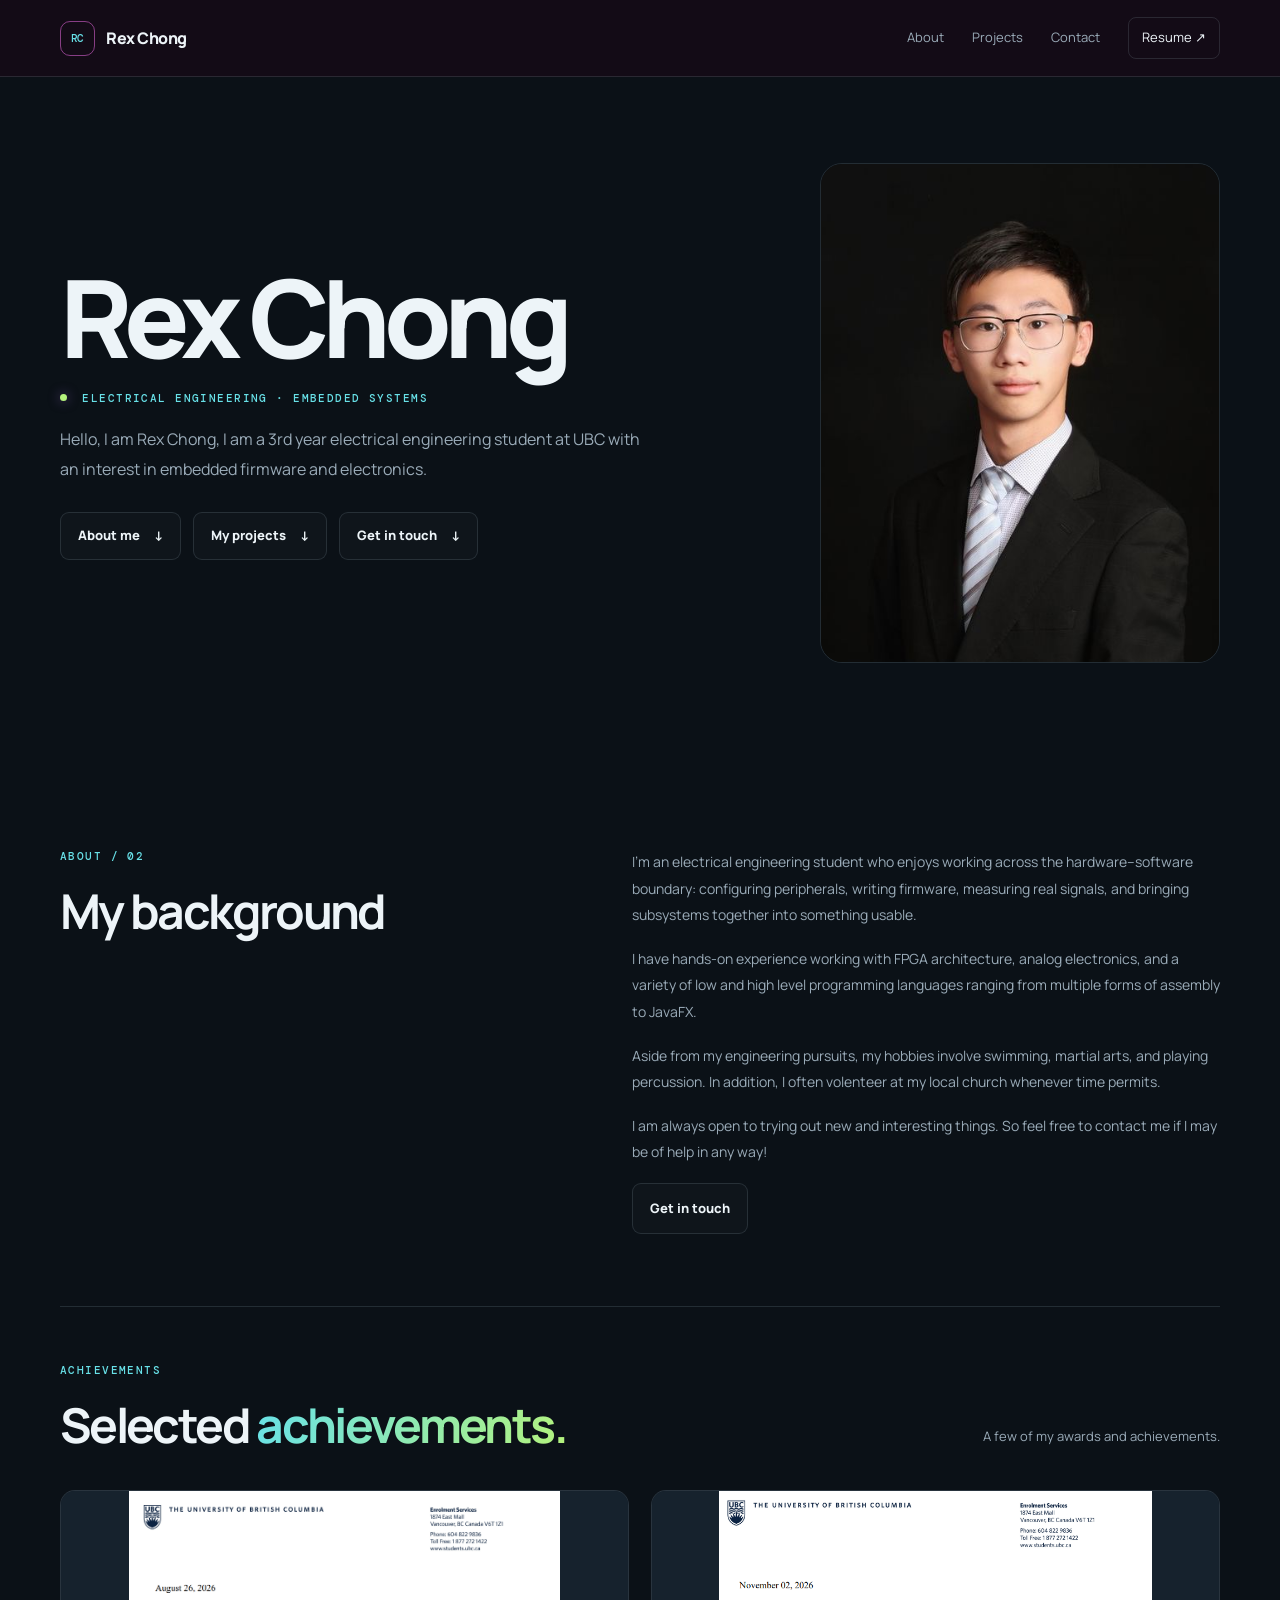
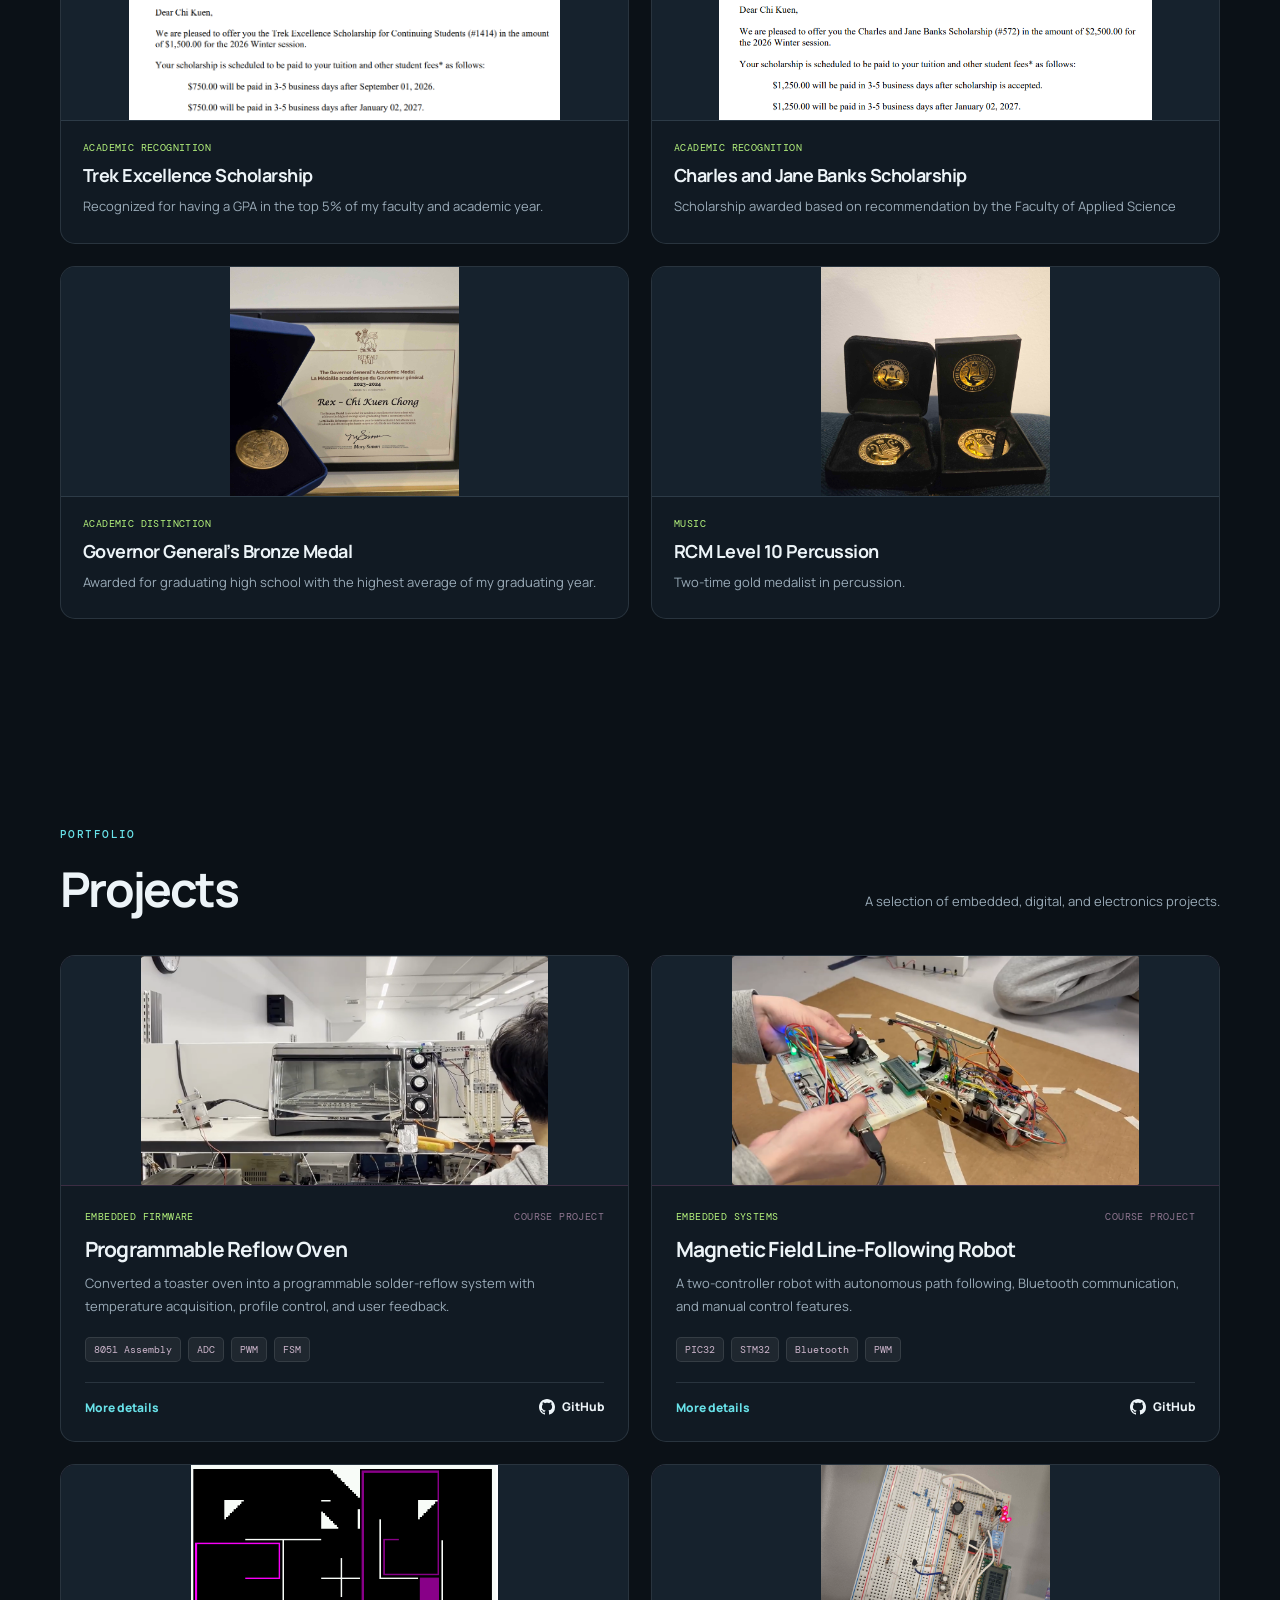
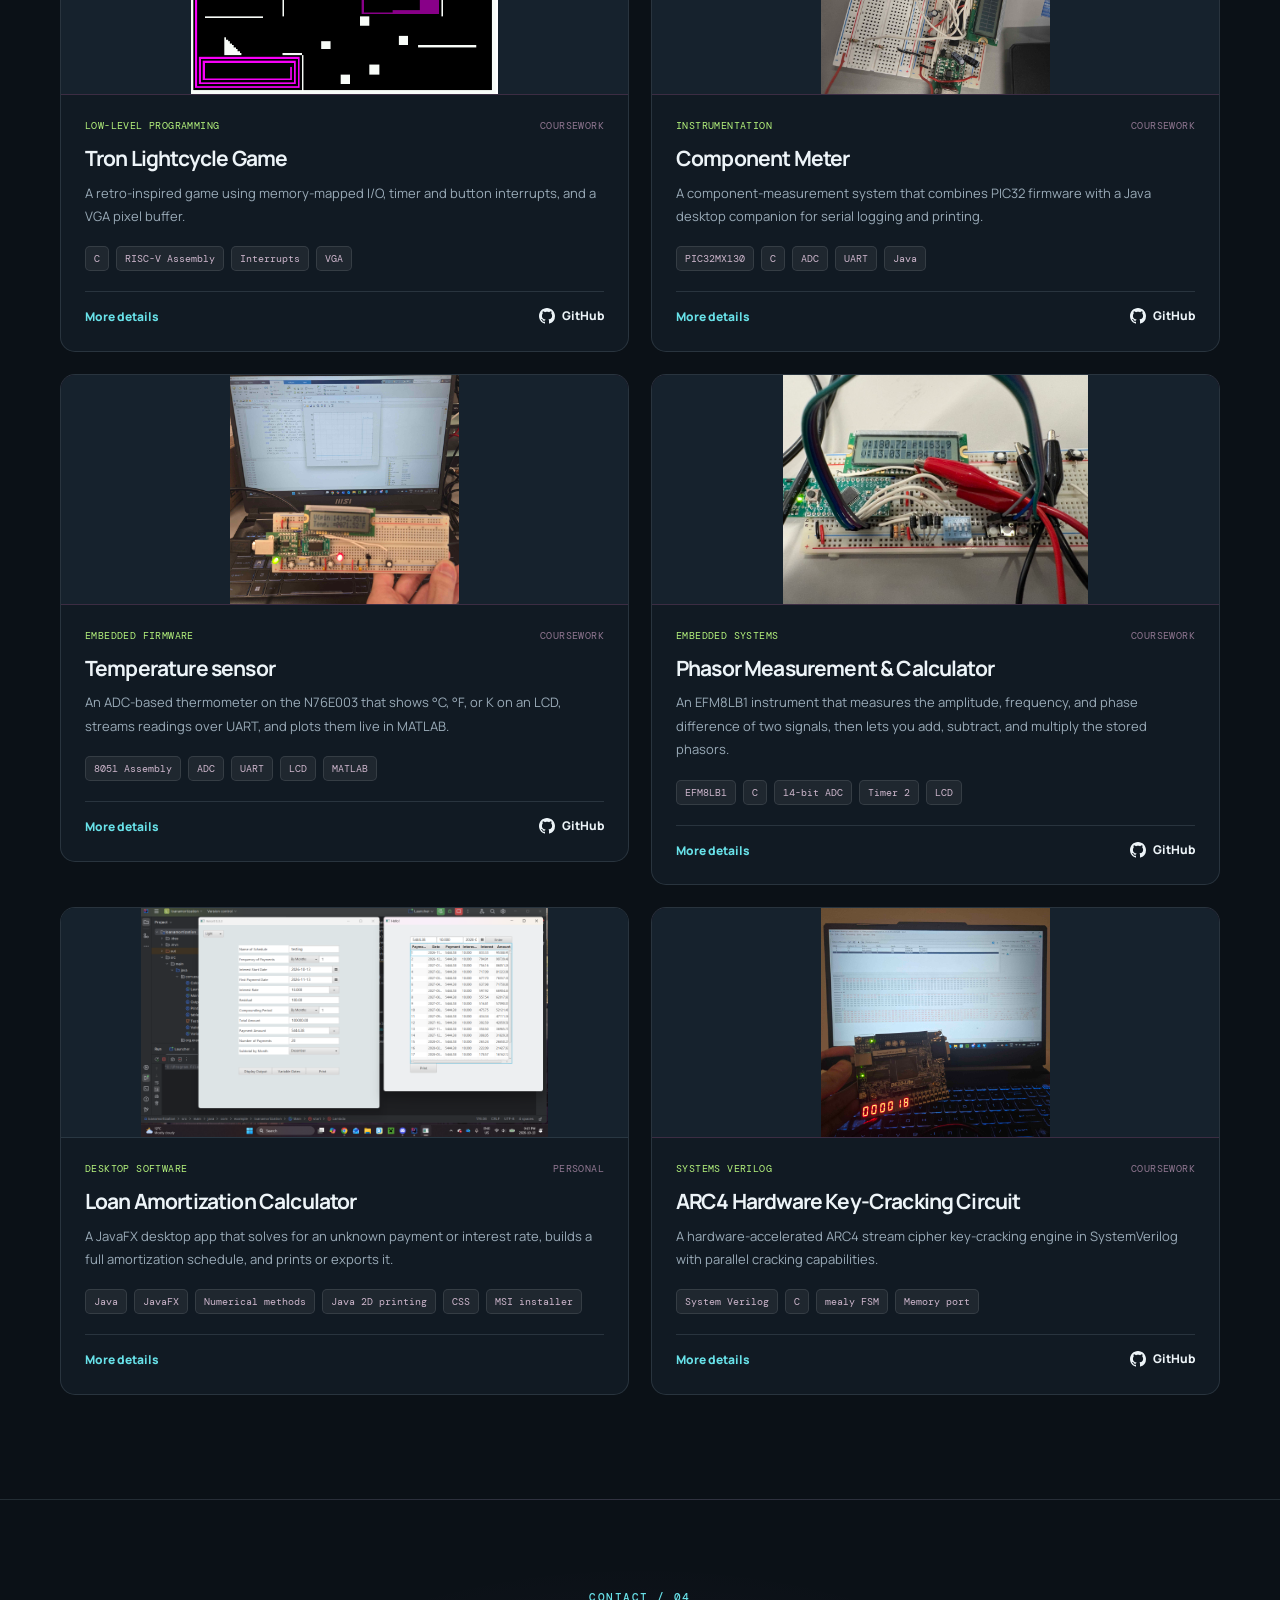
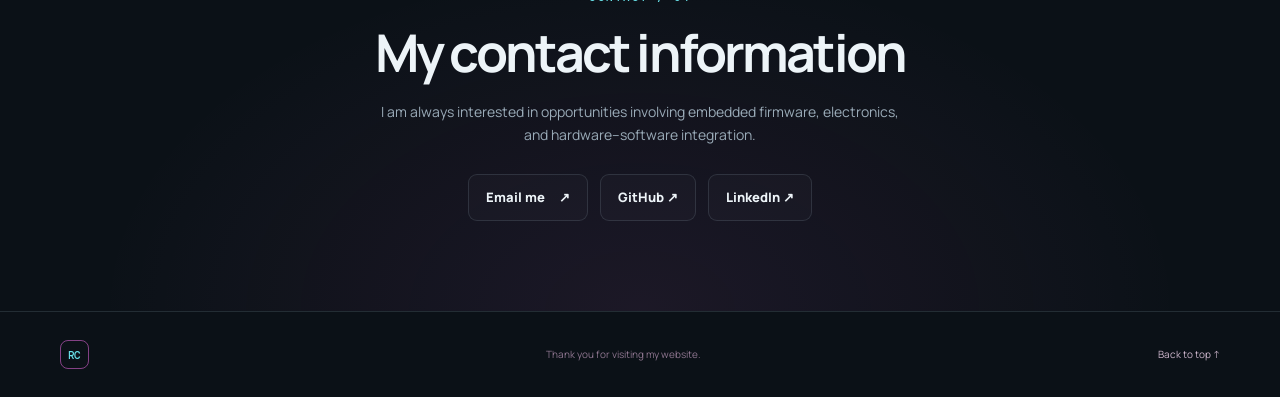
<file: index.html>
<!DOCTYPE html>
<html lang="en">
<head>
  <meta charset="UTF-8">
  <meta name="viewport" content="width=device-width, initial-scale=1">
  <meta name="description" content="Electrical engineering portfolio featuring embedded systems, firmware, electronics, and hardware-software integration projects.">
  <title>Rex Chong | Electrical Engineering Portfolio</title>
  <link rel="stylesheet" href="style.css">
</head>
<body data-theme="ocean">
  <a class="skip-link" href="#main">Skip to content</a>

  <header class="site-header">
    <nav class="nav container" aria-label="Main navigation">
      <a class="brand" href="#home" aria-label="Rex Chong home"><span class="brand-mark">RC</span><span>Rex Chong</span></a>
      <button class="menu-toggle" aria-expanded="false" aria-controls="nav-links">Menu</button>
      <div class="nav-links" id="nav-links">
        <a href="#about">About</a>
        <a href="#projects">Projects</a>
        <a href="#contact">Contact</a>
        <a class="nav-resume" href="assets/Chong_Resume.pdf">Resume <span aria-hidden="true">↗</span></a>
      </div>
    </nav>
  </header>

  <main id="main">
    <section class="hero section container" id="home">
      <div class="hero-copy">
        <p class="hero-name">Rex Chong</p>
        <p class="eyebrow"><span class="status-dot"></span> Electrical Engineering · Embedded Systems</p>
        <p class="hero-intro">Hello, I am Rex Chong, I am a 3rd year electrical engineering student at UBC with an interest in embedded firmware and electronics. </p>
        <div class="hero-actions">
          <a class="button button-secondary" href="#about">About me <span aria-hidden="true">↓</span></a>
          <a class="button button-secondary" href="#projects">My projects <span aria-hidden="true">↓</span></a>
          <a class="button button-secondary" href="#contact">Get in touch <span aria-hidden="true">↓</span></a>
        </div>
      </div>
      
      <div class="case-media">
          <img
            src="assets/rex.jpg"
            alt="picture of self"
          >
      </div>
    </section>

        <section class="section about-section" id="about">
      <div class="container about-grid">
        <div>
          <p class="eyebrow">About / 02</p>
          <h2>My background </h2>
        </div>
        <div class="about-copy">
          <p>I’m an electrical engineering student who enjoys working across the hardware–software boundary: configuring peripherals, writing firmware, measuring real signals, and bringing subsystems together into something usable.</p>
          <p>I have hands-on experience working with FPGA architecture, analog electronics, and a variety of low and high level programming languages ranging from multiple forms of assembly to JavaFX. </p>
          <p>Aside from my engineering pursuits, my hobbies involve swimming, martial arts, and playing percussion. In addition, I often volenteer at my local church whenever time permits.</p>
          <p>I am always open to trying out new and interesting things. So feel free to contact me if I may be of help in any way! </p>
 
          <a class="button button-secondary" href="#contact">Get in touch</a>
        </div>
      </div>
 
      <!-- Achievements: part of the About section -->
      <div class="container achievements">
        <div class="section-heading">
          <div>
            <p class="eyebrow">Achievements</p>
            <h2>Selected <span class="text-gradient">achievements.</span></h2>
          </div>
          <p class="section-intro">A few of my awards and achievements.</p>
        </div>
        <div class="achievement-grid">
          
          <article class="achievement-card">
              <img class="achievement-image" src="assets/achievements/trek.png" alt="Trek Excellence Scholarship recognition"> 
            <div class="achievement-copy">
              <p class="achievement-type">Academic recognition</p>
              <h3>Trek Excellence Scholarship</h3>
              <p>Recognized for having a GPA in the top 5% of my faculty and academic year.</p>
            </div>
          </article>

          <article class="achievement-card">
              <img class="achievement-image" src="assets/achievements/banks.png" alt="RCM Level 10 percussion achievement"> 
            <div class="achievement-copy">
              <p class="achievement-type">Academic recognition</p>
              <h3>Charles and Jane Banks Scholarship</h3>
              <p>Scholarship awarded based on recommendation by the Faculty of Applied Science</p>
            </div>
          </article>
 
          <article class="achievement-card">
              <img class="achievement-image" src="assets/achievements/bronze.jpg" alt="Governor General’s Bronze Medal">
            <div class="achievement-copy">
              <p class="achievement-type">Academic distinction</p>
              <h3>Governor General’s Bronze Medal</h3>
              <p> Awarded for graduating high school with the highest average of my graduating year.</p>
            </div>
          </article>
 
          <article class="achievement-card">
              <img class="achievement-image" src="assets/achievements/gold.jpg" alt="RCM Level 10 percussion achievement"> 
            <div class="achievement-copy">
              <p class="achievement-type">Music</p>
              <h3>RCM Level 10 Percussion</h3>
              <p>Two-time gold medalist in percussion.</p>
            </div>
          </article>
          
        </div>
      </div>
    </section>
    <section class="section projects-section" id="projects">
      <div class="container">
        <div class="section-heading">
          <div>
            <p class="eyebrow">Portfolio</p>
            <h2>Projects</h2>
          </div>
          <p class="section-intro">A selection of embedded, digital, and electronics projects.</p>
        </div>

        <div class="project-grid">
          
          <article class="project-card">
            
            <div class="project-visual">
               <img src="assets/reflow_oven.png" alt="Assembled reflow oven">
           </div>
            
            <div class="project-content">
              <div class="project-kicker"><span>Embedded firmware</span><span>course project</span></div>
              <h3>Programmable Reflow Oven</h3>
              <p>Converted a toaster oven into a programmable solder-reflow system with temperature acquisition, profile control, and user feedback.</p>
              <div class="tags"><span>8051 Assembly</span><span>ADC</span><span>PWM</span><span>FSM</span></div>
              <div class="case-wrap">
                
              <a class="github-link" href="https://github.com/rchong2025/ELEC291-project-1---Reflow_Oven_Controller" target="_blank" rel="noreferrer" aria-label="Programmable Reflow Oven on GitHub"><svg viewBox="0 0 16 16" width="16" height="16" aria-hidden="true" fill="currentColor"><path d="M8 0C3.58 0 0 3.58 0 8c0 3.54 2.29 6.53 5.47 7.59.4.07.55-.17.55-.38 0-.19-.01-.82-.01-1.49-2.01.37-2.53-.49-2.69-.94-.09-.23-.48-.94-.82-1.13-.28-.15-.68-.52-.01-.53.63-.01 1.08.58 1.23.82.72 1.21 1.87.87 2.33.66.07-.52.28-.87.51-1.07-1.78-.2-3.64-.89-3.64-3.95 0-.87.31-1.59.82-2.15-.08-.2-.36-1.02.08-2.12 0 0 .67-.21 2.2.82.64-.18 1.32-.27 2-.27.68 0 1.36.09 2 .27 1.53-1.04 2.2-.82 2.2-.82.44 1.1.16 1.92.08 2.12.51.56.82 1.27.82 2.15 0 3.07-1.87 3.75-3.65 3.95.29.25.54.73.54 1.48 0 1.07-.01 1.93-.01 2.2 0 .21.15.46.55.38A8.013 8.013 0 0016 8c0-4.42-3.58-8-8-8z"/></svg><span>GitHub</span></a>
              <details class="case-study">
                <summary>More details</summary>
                <div class="case-body">
                  <h4>Goal</h4>
                  <p>Build a controllable reflow process with customizable temperature stages and clear system feedback.</p>
                  <h4>Implementation</h4>
                  <ul>
                    <li>Implemented a finite-state machine for configurable reflow profiles using 8051 assembly.</li>
                    <li>Read a thermocouple through cold-junction compensation and ADC-based temperature acquisition.</li>
                    <li>Controlled heater power through PWM and a solid-state relay.</li>
                    <li>Integrated LCD and speaker feedback, fault handling, an IR sensor, and motor-based automation.</li>
                  </ul>
                  <h4>Engineering focus</h4>
                  <p>Embedded state management, sensor acquisition, temperature control, peripheral integration, and fault-aware behavior.</p>
                  
                  <div class="case-media">

                      <figure>
                        <img src="assets/reflow_board.png" alt="Assembled reflow oven board">
                        <figcaption>Assembled reflow oven board</figcaption>
                      </figure>

                      <figure>
                        <img src="assets/oven_controller.png" alt="Reflow oven block diagram">
                        <figcaption>Reflow oven block diagram</figcaption>
                      </figure>

                      <figure>
                        <img src="assets/oven.png" alt="Reflow oven controller block diagram">
                        <figcaption>Reflow oven controller block diagram</figcaption>
                      </figure>
                  </div>
                  
                </div>
              </details>
              </div>
            </div>
          </article>

          <article class="project-card">
            
            <div class="project-visual visual-robot">
              <img src="assets/robot_remote.png" alt="Assembled robot with controller">
            </div>
            
            <div class="project-content">
              <div class="project-kicker"><span>Embedded systems</span><span>course project</span></div>
              <h3>Magnetic Field Line-Following Robot</h3>
              <p>A two-controller robot with autonomous path following, Bluetooth communication, and manual control features.</p>
              <div class="tags"><span>PIC32</span><span>STM32</span><span>Bluetooth</span><span>PWM</span></div>
              <div class="case-wrap">
              <!-- Replace with the real repo link -->
              <a class="github-link" href="https://github.com/rchong2025/ELEC291-project-2---field_following_robot" target="_blank" rel="noreferrer" aria-label="Line-Following Robot on GitHub"><svg viewBox="0 0 16 16" width="16" height="16" aria-hidden="true" fill="currentColor"><path d="M8 0C3.58 0 0 3.58 0 8c0 3.54 2.29 6.53 5.47 7.59.4.07.55-.17.55-.38 0-.19-.01-.82-.01-1.49-2.01.37-2.53-.49-2.69-.94-.09-.23-.48-.94-.82-1.13-.28-.15-.68-.52-.01-.53.63-.01 1.08.58 1.23.82.72 1.21 1.87.87 2.33.66.07-.52.28-.87.51-1.07-1.78-.2-3.64-.89-3.64-3.95 0-.87.31-1.59.82-2.15-.08-.2-.36-1.02.08-2.12 0 0 .67-.21 2.2.82.64-.18 1.32-.27 2-.27.68 0 1.36.09 2 .27 1.53-1.04 2.2-.82 2.2-.82.44 1.1.16 1.92.08 2.12.51.56.82 1.27.82 2.15 0 3.07-1.87 3.75-3.65 3.95.29.25.54.73.54 1.48 0 1.07-.01 1.93-.01 2.2 0 .21.15.46.55.38A8.013 8.013 0 0016 8c0-4.42-3.58-8-8-8z"/></svg><span>GitHub</span></a>
              <details class="case-study">
                <summary>More details</summary>
                <div class="case-body">
                  <h4>Goal</h4>
                  <p>Build a robot and controller that can follow a magnetic path, report progress, and support both autonomous and manual operation.</p>
                  <h4>Implementation</h4>
                  <ul>
                    <li>Used PIC32 on the controller and STM32 on the robot.</li>
                    <li>Implemented joystick control and PWM-based speed control, plus reverse-path behavior.</li>
                    <li>Added two-way Bluetooth for statistics, location, path selection, and CSV path loading from a PC.</li>
                    <li>Integrated manual claw control, IR-triggered automatic pick/drop, battery indication, and controller audio feedback.</li>
                  </ul>
                  <h4>Engineering focus</h4>
                  <p>Inter-controller communication, wireless data handling, motor control, mode management, and system feedback.</p>
                  
                  <div class="case-media">

                      <figure>
                        <img src="assets/robot_telemetry.png" alt="Python telemetry screen">
                        <figcaption>Python telemetry screen</figcaption>
                      </figure>

                      <figure>
                        <img src="assets/STM32.png" alt="robot block diagram">
                        <figcaption>robot block diagram</figcaption>
                      </figure>

                      <figure>
                        <img src="assets/PIC32.png" alt="remote control block diagram">
                        <figcaption>remote control block diagram</figcaption>
                      </figure>
                    
                  </div>
                </div>
              </details>
              </div>
            </div>
          </article>

          <article class="project-card">
            
            <div class="project-visual visual-tron">
             <img src="assets/tron.png" alt="Image of the tron game">
            </div>
            
            <div class="project-content">
              <div class="project-kicker"><span>Low-level programming</span><span>Coursework</span></div>
              <h3>Tron Lightcycle Game</h3>
              <p>A retro-inspired game using memory-mapped I/O, timer and button interrupts, and a VGA pixel buffer.</p>
              <div class="tags"><span>C</span><span>RISC-V Assembly</span><span>Interrupts</span><span>VGA</span></div>
              <div class="case-wrap">
              <!-- Replace with the real repo link -->
              <a class="github-link" href="https://github.com/rchong2025/Tron-Lightcycle-game" target="_blank" rel="noreferrer" aria-label="Tron Lightcycle Game on GitHub"><svg viewBox="0 0 16 16" width="16" height="16" aria-hidden="true" fill="currentColor"><path d="M8 0C3.58 0 0 3.58 0 8c0 3.54 2.29 6.53 5.47 7.59.4.07.55-.17.55-.38 0-.19-.01-.82-.01-1.49-2.01.37-2.53-.49-2.69-.94-.09-.23-.48-.94-.82-1.13-.28-.15-.68-.52-.01-.53.63-.01 1.08.58 1.23.82.72 1.21 1.87.87 2.33.66.07-.52.28-.87.51-1.07-1.78-.2-3.64-.89-3.64-3.95 0-.87.31-1.59.82-2.15-.08-.2-.36-1.02.08-2.12 0 0 .67-.21 2.2.82.64-.18 1.32-.27 2-.27.68 0 1.36.09 2 .27 1.53-1.04 2.2-.82 2.2-.82.44 1.1.16 1.92.08 2.12.51.56.82 1.27.82 2.15 0 3.07-1.87 3.75-3.65 3.95.29.25.54.73.54 1.48 0 1.07-.01 1.93-.01 2.2 0 .21.15.46.55.38A8.013 8.013 0 0016 8c0-4.42-3.58-8-8-8z"/></svg><span>GitHub</span></a>
              <details class="case-study">
                <summary>More details</summary>
                <div class="case-body">
                  <h4>Goal</h4>
                  <p>Build a playable lightcycle-style game on a digital hardware platform, with input handling, score display, and collision logic.</p>
                  <h4>Implementation</h4>
                  <ul>
                    <li>Used C and inline RISC-V assembly with memory-mapped peripherals.</li>
                    <li>Used a machine-timer interrupt and push-button interrupt for game timing and input.</li>
                    <li>Rendered the playfield through a VGA pixel buffer and used LEDs, switches, and seven-segment displays for I/O.</li>
                    <li>Implemented obstacle/collision handling and a simple AI opponent.</li>
                  </ul>
                  <h4>Engineering focus</h4>
                  <p>Interrupt-driven programming, hardware register access, display rendering, and real-time game-state updates.</p>
                  
                </div>
              </details>
              </div>
            </div>
          </article>

          <article class="project-card">
            
            <div class="project-visual visual-meter">
              <img src="assets/ELEC291_lab6.jpg" alt="Assembled circuit">
            </div>
            
            <div class="project-content">
              <div class="project-kicker"><span>Instrumentation</span><span>Coursework</span></div>
              <h3>Component Meter</h3>
              <p>A component-measurement system that combines PIC32 firmware with a Java desktop companion for serial logging and printing.</p>
              <div class="tags"><span>PIC32MX130</span><span>C</span><span>ADC</span><span>UART</span><span>Java</span></div>
              <div class="case-wrap">

              <a class="github-link" href="https://github.com/rchong2025/Capacitance-Inductance-Resistance-meter" target="_blank" rel="noreferrer" aria-label="PIC32 Component Meter on GitHub"><svg viewBox="0 0 16 16" width="16" height="16" aria-hidden="true" fill="currentColor"><path d="M8 0C3.58 0 0 3.58 0 8c0 3.54 2.29 6.53 5.47 7.59.4.07.55-.17.55-.38 0-.19-.01-.82-.01-1.49-2.01.37-2.53-.49-2.69-.94-.09-.23-.48-.94-.82-1.13-.28-.15-.68-.52-.01-.53.63-.01 1.08.58 1.23.82.72 1.21 1.87.87 2.33.66.07-.52.28-.87.51-1.07-1.78-.2-3.64-.89-3.64-3.95 0-.87.31-1.59.82-2.15-.08-.2-.36-1.02.08-2.12 0 0 .67-.21 2.2.82.64-.18 1.32-.27 2-.27.68 0 1.36.09 2 .27 1.53-1.04 2.2-.82 2.2-.82.44 1.1.16 1.92.08 2.12.51.56.82 1.27.82 2.15 0 3.07-1.87 3.75-3.65 3.95.29.25.54.73.54 1.48 0 1.07-.01 1.93-.01 2.2 0 .21.15.46.55.38A8.013 8.013 0 0016 8c0-4.42-3.58-8-8-8z"/></svg><span>GitHub</span></a>
              <details class="case-study">
                <summary>More details</summary>
                <div class="case-body">
                  <h4>Goal</h4>
                  <p>Measure electrical component values and make readings available on the device and in a desktop application.</p>
                  <h4>Implementation</h4>
                  <ul>
                    <li>Measured signal period using the PIC32 core timer and used frequency-based calculations for capacitance and inductance.</li>
                    <li>Used ADC readings for resistance measurement and an LM335 temperature sensor for capacitance temperature compensation.</li>
                    <li>Displayed readings on an LCD and transmitted records over UART at 115200 baud.</li>
                    <li>Built a Java Swing companion using jSerialComm to receive readings, retain selected values, and print a formatted report.</li>
                  </ul>
                  <h4>Engineering focus</h4>
                  <p>Timer-based measurement, ADC sensing, serial protocols, and integration between embedded firmware and a desktop GUI.</p>
                </div>
              </details>
              </div>
            </div>
          </article>

          <article class="project-card">
            
            <div class="project-visual visual-thermo">
              <img src="assets/ELEC291_lab3.jpg" alt="assembled circuitry of the temperature sensor">
            </div>
            
            <div class="project-content">
              <div class="project-kicker"><span>Embedded firmware</span><span>Coursework</span></div>
              <h3>Temperature sensor </h3>
              <p>An ADC-based thermometer on the N76E003 that shows °C, °F, or K on an LCD, streams readings over UART, and plots them live in MATLAB.</p>
              <div class="tags"><span>8051 Assembly</span><span>ADC</span><span>UART</span><span>LCD</span><span>MATLAB</span></div>
              <div class="case-wrap">
                
              <a class="github-link" href="https://github.com/rchong2025/Temperature_Sensor_with_Strip_Chart" target="_blank" rel="noreferrer" aria-label="Multi-Unit Digital Thermometer on GitHub"><svg viewBox="0 0 16 16" width="16" height="16" aria-hidden="true" fill="currentColor"><path d="M8 0C3.58 0 0 3.58 0 8c0 3.54 2.29 6.53 5.47 7.59.4.07.55-.17.55-.38 0-.19-.01-.82-.01-1.49-2.01.37-2.53-.49-2.69-.94-.09-.23-.48-.94-.82-1.13-.28-.15-.68-.52-.01-.53.63-.01 1.08.58 1.23.82.72 1.21 1.87.87 2.33.66.07-.52.28-.87.51-1.07-1.78-.2-3.64-.89-3.64-3.95 0-.87.31-1.59.82-2.15-.08-.2-.36-1.02.08-2.12 0 0 .67-.21 2.2.82.64-.18 1.32-.27 2-.27.68 0 1.36.09 2 .27 1.53-1.04 2.2-.82 2.2-.82.44 1.1.16 1.92.08 2.12.51.56.82 1.27.82 2.15 0 3.07-1.87 3.75-3.65 3.95.29.25.54.73.54 1.48 0 1.07-.01 1.93-.01 2.2 0 .21.15.46.55.38A8.013 8.013 0 0016 8c0-4.42-3.58-8-8-8z"/></svg><span>GitHub</span></a>
              <details class="case-study">
                <summary>More details</summary>
                <div class="case-body">
                  <h4>Goal</h4>
                  <p>Measure temperature from a sensor voltage, display it locally in a selectable unit, and log it to a PC as a live strip chart.</p>
                  <h4>Implementation</h4>
                  <ul>
                    <li>Read a 12-bit ADC channel on the N76E003 and converted counts to voltage using 32-bit fixed-point math.</li>
                    <li>Converted the sensor voltage to temperature and calculated °C, °F, and K values for display.</li>
                    <li>Used a debounced push button to cycle through units and showed the reading and the input voltage on a 4-bit LCD.</li>
                    <li>Sent each reading over UART at 115200 baud, with the unit letter appended to every line.</li>
                    <li>Wrote a MATLAB script that parses the serial stream, plots a strip chart, and converts the plotted history when the unit changes.</li>
                  </ul>
                  <h4>Engineering focus</h4>
                  <p>ADC acquisition, fixed-point arithmetic in assembly, button debouncing, serial communication, and PC-side data visualization.</p>

                </div>
              </details>
              </div>
            </div>
          </article>

          <article class="project-card">
            
            <div class="project-visual visual-freq">
              <img src="assets/ELEC291_lab5.jpg" alt="phasor measurement circuitry">
            </div>
            
            <div class="project-content">
              <div class="project-kicker"><span>Embedded systems</span><span>Coursework</span></div>
              <h3>Phasor Measurement &amp; Calculator</h3>
              <p>An EFM8LB1 instrument that measures the amplitude, frequency, and phase difference of two signals, then lets you add, subtract, and multiply the stored phasors.</p>
              <div class="tags"><span>EFM8LB1</span><span>C</span><span>14-bit ADC</span><span>Timer 2</span><span>LCD</span></div>
              <div class="case-wrap">

              <a class="github-link" href="https://github.com/rchong2025/Phasor-Calculator-and-Signal-Analyzer" target="_blank" rel="noreferrer" aria-label="EFM8 Frequency &amp; Capacitance Meter on GitHub"><svg viewBox="0 0 16 16" width="16" height="16" aria-hidden="true" fill="currentColor"><path d="M8 0C3.58 0 0 3.58 0 8c0 3.54 2.29 6.53 5.47 7.59.4.07.55-.17.55-.38 0-.19-.01-.82-.01-1.49-2.01.37-2.53-.49-2.69-.94-.09-.23-.48-.94-.82-1.13-.28-.15-.68-.52-.01-.53.63-.01 1.08.58 1.23.82.72 1.21 1.87.87 2.33.66.07-.52.28-.87.51-1.07-1.78-.2-3.64-.89-3.64-3.95 0-.87.31-1.59.82-2.15-.08-.2-.36-1.02.08-2.12 0 0 .67-.21 2.2.82.64-.18 1.32-.27 2-.27.68 0 1.36.09 2 .27 1.53-1.04 2.2-.82 2.2-.82.44 1.1.16 1.92.08 2.12.51.56.82 1.27.82 2.15 0 3.07-1.87 3.75-3.65 3.95.29.25.54.73.54 1.48 0 1.07-.01 1.93-.01 2.2 0 .21.15.46.55.38A8.013 8.013 0 0016 8c0-4.42-3.58-8-8-8z"/></svg><span>GitHub</span></a>
              <details class="case-study">
                <summary>More details</summary>
                <div class="case-body">
                  <h4>Goal</h4>
                  <p>Measure a reference signal and a second signal, report their amplitudes, frequency, and relative phase, and perform basic phasor arithmetic on the results.</p>
                  <h4>Implementation</h4>
                  <ul>
                    <li>Sampled two analog inputs with the EFM8LB1's 14-bit ADC, referenced to VDD.</li>
                    <li>Detected zero crossings in firmware and used Timer 2 to time the signal period and the delay between the two signals, giving frequency and phase.</li>
                    <li>Tracked each signal's peak with a slow decay so the amplitude readout follows changes.</li>
                    <li>Stored measurements in four slots chosen through digital inputs, with buttons to save, add, subtract, and multiply phasors.</li>
                    <li>Converted between polar and rectangular form using sin, cos, sqrt, and atan2 routines written from series and iterative approximations.</li>
                    <li>Showed live or stored results on a 16x2 LCD and a serial terminal, with a button to switch views.</li>
                  </ul>
                  <h4>Engineering focus</h4>
                  <p>Time-based phase measurement, ADC sampling, numerical approximation on a resource-limited microcontroller, and user-interface handling in C.</p>

                </div>
              </details>
              </div>
            </div>
          </article>

          <article class="project-card">
            
            <div class="project-visual" style="background: radial-gradient(ellipse at 50% 52%, rgba(104,225,232,.11), transparent 58%), #111d27;">
              <img src="assets/Amort.png" alt="testing">
            </div>
            
            <div class="project-content">
              <div class="project-kicker"><span>Desktop software</span><span>Personal</span></div>
              <h3>Loan Amortization Calculator</h3>
              <p>A JavaFX desktop app that solves for an unknown payment or interest rate, builds a full amortization schedule, and prints or exports it.</p>
              <div class="tags"><span>Java</span><span>JavaFX</span><span>Numerical methods</span><span>Java 2D printing</span><span>CSS</span><span>MSI installer</span></div>
              <div class="case-wrap">
              <details class="case-study">
                <summary>More details</summary>
                <div class="case-body">
                  <h4>Goal</h4>
                  <p>Build a flexible loan calculator that works with real calendar dates, supports different payment and compounding periods, and produces a schedule that can be printed.</p>
                  <h4>Implementation</h4>
                  <ul>
                    <li>Designed the interface in JavaFX with input fields, date pickers, drop-downs, and selectable Dark, Light, and Pink themes that are remembered between sessions.</li>
                    <li>Solved for an unknown payment or interest rate using a bisection search over a day-by-day simulation of compounding and payments.</li>
                    <li>Supported payments and compounding by day, month, or semi-month, with input validation for dates, amounts, and payment totals.</li>
                    <li>Added a Variable Dates window with an editable table, so the rate and payment can change partway through a schedule.</li>
                    <li>Generated the schedule as a text file and as a paginated print layout with yearly subtotals and a grand total.</li>
                    <li>Packaged the application as a Windows installer (.msi) using Advanced Installer, so it can be installed without a development setup.</li>
                  </ul>
                  <h4>Engineering focus</h4>
                  <p>Object-oriented design across separate calculation, validation, output, and UI classes, numerical root finding, date arithmetic, desktop GUI development, and packaging software for distribution.</p>
                  <h4>Regarding source code</h4>
                  <p>the source code uses proprietary code and will not be avalible</p>

                </div>
              </details>
              </div>
            </div>
          </article>

          <article class="project-card">
            
            <div class="project-visual visual-freq">
              <img src="assets/ARC4.jpg" alt="ARC4 decription circuit">
            </div>
            
            <div class="project-content">
              <div class="project-kicker"><span>Systems Verilog</span><span>Coursework</span></div>
              <h3>ARC4 Hardware Key-Cracking Circuit</h3>
              <p>A hardware-accelerated ARC4 stream cipher key-cracking engine in SystemVerilog with parallel cracking capabilities.</p>
              <div class="tags"><span>System Verilog</span><span>C</span><span> mealy FSM</span><span>Memory port</span></div>
              <div class="case-wrap">

              <a class="github-link" href="https://github.com/rchong2025/ARC4-cracking-circuit" target="_blank" rel="noreferrer" aria-label="EFM8 Frequency &amp; Capacitance Meter on GitHub"><svg viewBox="0 0 16 16" width="16" height="16" aria-hidden="true" fill="currentColor"><path d="M8 0C3.58 0 0 3.58 0 8c0 3.54 2.29 6.53 5.47 7.59.4.07.55-.17.55-.38 0-.19-.01-.82-.01-1.49-2.01.37-2.53-.49-2.69-.94-.09-.23-.48-.94-.82-1.13-.28-.15-.68-.52-.01-.53.63-.01 1.08.58 1.23.82.72 1.21 1.87.87 2.33.66.07-.52.28-.87.51-1.07-1.78-.2-3.64-.89-3.64-3.95 0-.87.31-1.59.82-2.15-.08-.2-.36-1.02.08-2.12 0 0 .67-.21 2.2.82.64-.18 1.32-.27 2-.27.68 0 1.36.09 2 .27 1.53-1.04 2.2-.82 2.2-.82.44 1.1.16 1.92.08 2.12.51.56.82 1.27.82 2.15 0 3.07-1.87 3.75-3.65 3.95.29.25.54.73.54 1.48 0 1.07-.01 1.93-.01 2.2 0 .21.15.46.55.38A8.013 8.013 0 0016 8c0-4.42-3.58-8-8-8z"/></svg><span>GitHub</span></a>
              <details class="case-study">
                <summary>More details</summary>
                <div class="case-body">
                  <h4>Goal</h4>
                  <p>Brute-force an ARC4-encrypted byte stream using a hardware-accelerated search engine to recover the secret key on an FPGA.</p>
                  <h4>Implementation</h4>
                  <ul>
                    <li>Designed hierarchical SystemVerilog Finite State Machines (FSMs) to control the Key-Scheduling Algorithm (KSA) initialization and Pseudo-Random Generation Algorithm (PRGA) decryption phases.</li>
                    <li>Instantiated and managed embedded block RAM (SRAM) for the 256-byte S-array, ensuring precise multi-cycle read/write timing during array element permutation swaps.</li>
                    <li>Constructed automated key-space search logic to iterate candidate keys and validate candidate byte output against target plaintext signatures.</li>
                    <li>Handled synchronous clocking and memory access latency to prevent data hazards during state transitions and memory cycles.</li>
                    <li>Built testbenches in ModelSim to verify state transitions, RAM control signals, and key-match triggers prior to FPGA synthesis.</li>
                    <li>Interfaced the engine with DE10-Lite hardware peripherals, displaying the cracked key bytes across 7-segment displays and lighting status flags on onboard LEDs.</li>
                  </ul>
                  <h4>Engineering focus</h4>
                  <p>RTL hardware design, hierarchical FSM architecture, embedded SRAM timing synchronization, cipher implementation, and SystemVerilog testbench verification.</p>

                </div>
              </details>
              </div>
            </div>
          </article>
          
         </div>
      </div>
    </section>

    <section class="contact-section" id="contact">
      <div class="container contact-inner">
        <p class="eyebrow">Contact / 04</p>
        <h2>My contact information</h2>
        <p>I am always interested in opportunities involving embedded firmware, electronics, and hardware–software integration.</p>
        <div class="contact-actions">
          <a class="button button-secondary" href="mailto:rchong02@student.ubc.ca">Email me <span aria-hidden="true">↗</span></a>
          <a class="button button-secondary" href="https://github.com/rchong2025" target="_blank" rel="noreferrer">GitHub ↗</a>
          <a class="button button-secondary" href="https://www.linkedin.com/in/rex-chong-667029364" target="_blank" rel="noreferrer">LinkedIn ↗</a>
        </div>
      </div>
    </section>
  </main>

  <footer class="site-footer">
    <div class="container footer-inner"><a class="brand" href="#home"><span class="brand-mark">RC</span></a><span>Thank you for visiting my website.</span><a href="#home">Back to top ↑</a></div>
  </footer>

  <script>
    // Small mobile-navigation toggle; the rest of the site works without JavaScript.
    const menuButton = document.querySelector('.menu-toggle');
    const navLinks = document.querySelector('.nav-links');
    menuButton.addEventListener('click', () => {
      const expanded = menuButton.getAttribute('aria-expanded') === 'true';
      menuButton.setAttribute('aria-expanded', String(!expanded));
      navLinks.classList.toggle('is-open', !expanded);
    });
    navLinks.querySelectorAll('a').forEach(link => {
      link.addEventListener('click', () => {
        menuButton.setAttribute('aria-expanded', 'false');
        navLinks.classList.remove('is-open');
      });
    });
  </script>
</body>
</html>
</file>
<file: style.css>
@import url('https://fonts.googleapis.com/css2?family=DM+Mono:wght@400;500&family=Manrope:wght@400;500;600;700;800&display=swap');

:root {

  /* Base - the color scheme I like :D
  --bg: #160b17;
  --bg-alt: #1c0f1f;    
  --panel: #221123;       
  --panel-2: #2d162d;
  --text: #f8edf6;
  --muted: #b89ab7;
  --dim: #8f7690;         
  --soft: #cdb6cc;         
  --line: rgba(255, 208, 222, 0.14);
  --accent: #e868d2;
  --accent-2: #f7cac9;
  */

  /* base - the more proper looking color scheme :( */
    --bg: #0b1117;
  --bg-alt: #0b1117;
  --panel: #111a23;
  --panel-2: #16222d;
  --text: #edf4f8;
  --muted: #9aabb8;
  --dim: #8f7690;   
  --soft: #cdb6cc;
  --line: rgba(185, 208, 222, 0.14);
  --accent: #68e1e8;
  --accent-2: #b4f27c;

  --accent-rgb: 232, 104, 225;   /* same as --accent, for glows and borders */
  --accent-2-rgb: 180, 124, 242; /* soft glow colour */
  --bg-rgb: 22, 11, 23;          /* same as --bg, for translucent panels */
  --on-accent: #1a0a1c;          /* text on an accent-coloured background */
  --max-width: 1160px;
}

/* Optional alternate scheme: add data-theme="ocean" to <body> to try it */
:root[data-theme="ocean"] {
  --bg: var(--bg); --bg-alt: var(--bg-alt); --panel: #111a23; --panel-2: #16222d;
  --text: #edf4f8; --muted: #9aabb8; --dim: var(--dim); --soft: var(--soft);
  --line: rgba(185, 208, 222, 0.14);
  --accent: #68e1e8; --accent-2: #b4f27c;
  --accent-rgb: 104, 225, 232; --accent-2-rgb: 180, 242, 124; --bg-rgb: 11, 17, 23;
  --on-accent: #071015;
}
* { box-sizing: border-box; }
html { scroll-behavior: smooth; scroll-padding-top: 86px; }
body { margin: 0; background: var(--bg); color: var(--text); font-family: 'Manrope', Arial, sans-serif; line-height: 1.65;}
a { color: inherit; text-decoration: none; }
button, a { -webkit-tap-highlight-color: transparent; }
.container { width: min(var(--max-width), calc(100% - 48px)); margin-inline: auto; }
.section { padding-block: 104px; }
.skip-link { position: absolute; left: -9999px; top: 12px; z-index: 100; background: var(--accent); color: var(--on-accent); padding: 10px 14px; border-radius: 8px; }
.skip-link:focus { left: 12px; }
.site-header { position: sticky; top: 0; z-index: 50; background: rgba(var(--bg-rgb), .86); backdrop-filter: blur(18px); border-bottom: 1px solid var(--line); }
.nav { min-height: 76px; display: flex; align-items: center; justify-content: space-between; gap: 24px; }
.brand { display: inline-flex; align-items: center; gap: 11px; font-weight: 800; letter-spacing: -.03em; }
.brand-mark { display: grid; place-items: center; width: 35px; height: 35px; border: 1px solid rgba(var(--accent-rgb),.55); border-radius: 10px; color: var(--accent); font: 500 11px 'DM Mono', monospace; letter-spacing: -.06em; }
.nav-links { display: flex; align-items: center; gap: 28px; color: var(--muted); font-size: 13px; }
.nav-links a:hover, .footer-inner > a:last-child:hover { color: var(--accent); }
.nav-resume { color: var(--text) !important; padding: 9px 13px; border: 1px solid var(--line); border-radius: 8px; }
.menu-toggle { display: none; color: var(--text); background: var(--panel); border: 1px solid var(--line); border-radius: 8px; padding: 8px 12px; font: inherit; }
.hero { min-height: 620px; display: grid; grid-template-columns: 1.1fr .9fr; align-items: center; gap: 48px; padding-top: 86px; padding-bottom: 82px; }
.hero-name { margin: 0 0 22px; font-size: clamp(52px, 8.5vw, 108px); font-weight: 800; line-height: .95; letter-spacing: -.07em; color: var(--text); }
.eyebrow { color: var(--accent); font: 500 11px 'DM Mono', monospace; letter-spacing: .13em; text-transform: uppercase; margin: 0 0 20px; }
.status-dot { display: inline-block; width: 7px; height: 7px; background: var(--accent-2); border-radius: 50%; box-shadow: 0 0 12px rgba(var(--accent-2-rgb),.5); margin-right: 7px; vertical-align: 1px; }
h1, h2, h3, p { margin-top: 0; }
h1 { font-size: clamp(42px, 5.5vw, 70px); line-height: 1.08; letter-spacing: -.065em; max-width: 680px; margin-bottom: 25px; }
.text-gradient { color: var(--accent); background: linear-gradient(105deg, var(--accent), var(--accent-2)); -webkit-background-clip: text; background-clip: text; -webkit-text-fill-color: transparent; }
.hero-intro { color: var(--muted); font-size: 16px; max-width: 590px; line-height: 1.85; }
.hero-actions, .contact-actions { display: flex; flex-wrap: wrap; gap: 12px; margin-top: 28px; }
.button { min-height: 46px; display: inline-flex; align-items: center; justify-content: center; gap: 14px; padding: 12px 17px; border-radius: 9px; font-size: 13px; font-weight: 800; transition: transform .18s ease, border-color .18s ease, background .18s ease; }
.button:hover { transform: translateY(-2px); }
.button-primary { border: 1px solid var(--line); background: rgba(255,255,255,.02); color: var(--text); }
.button-primary:hover { border-color: rgba(var(--accent-rgb),.55); }
.button-secondary { border: 1px solid var(--line); background: rgba(255,255,255,.02); color: var(--text); }
.button-secondary:hover { border-color: rgba(var(--accent-rgb),.55); }
.hero-meta { display: flex; flex-wrap: wrap; gap: 18px; margin-top: 35px; color: var(--dim); font: 11px 'DM Mono', monospace; }
.meta-icon { color: var(--accent-2); margin-right: 6px; }
.hero-art { position: relative; min-height: 370px; display: grid; place-items: center; overflow: hidden; border: 1px solid var(--line); border-radius: 22px; background: radial-gradient(ellipse at 50% 48%, rgba(var(--accent-rgb), .12), transparent 60%), linear-gradient(145deg, var(--panel), var(--bg)); }
.hero-art::before { content: ""; position: absolute; inset: 0; opacity: .2; background-image: linear-gradient(rgba(var(--accent-rgb), .15) 1px, transparent 1px), linear-gradient(90deg, rgba(var(--accent-rgb), .15) 1px, transparent 1px); background-size: 26px 26px; mask-image: linear-gradient(to bottom, black, transparent 92%); }
.art-glow { position: absolute; width: 250px; height: 250px; background: rgba(var(--accent-rgb),.12); filter: blur(60px); border-radius: 50%; }
.chip { position: relative; z-index: 2; width: min(280px, 75%); padding: 23px; background: rgba(var(--bg-rgb), .92); border: 1px solid rgba(var(--accent-rgb),.48); border-radius: 15px; box-shadow: 0 20px 70px rgba(0,0,0,.32), 0 0 40px rgba(var(--accent-rgb),.07); transform: rotate(-3deg); }
.chip-label, .chip-status, .chip-footer, .visual-caption, .floating-tag { font: 10px 'DM Mono', monospace; letter-spacing: .08em; }
.chip-label { color: var(--dim); }
.chip-status { display: block; margin-top: 9px; color: var(--accent-2); }
.chip-grid { display: grid; grid-template-columns: repeat(3, 1fr); gap: 7px; margin-block: 22px; }
.chip-grid span { display: grid; place-items: center; min-height: 43px; border: 1px solid rgba(var(--accent-rgb),.2); border-radius: 6px; color: var(--accent); font: 11px 'DM Mono', monospace; background: rgba(var(--accent-rgb),.04); }
.chip-footer { display: flex; justify-content: space-between; border-top: 1px solid var(--line); padding-top: 13px; color: var(--dim); }
.circuit-line { position: absolute; height: 1px; background: var(--accent); opacity: .5; }
.line-a { width: 90px; top: 24%; left: 8%; }
.line-b { width: 105px; bottom: 23%; right: 5%; }
.line-c { width: 1px; height: 64px; right: 19%; top: 13%; }
.circuit-node { position: absolute; width: 7px; height: 7px; border: 1px solid var(--accent-2); border-radius: 50%; box-shadow: 0 0 12px rgba(var(--accent-2-rgb),.35); }
.node-a { top: calc(24% - 3px); left: 8%; }.node-b { bottom: calc(23% - 3px); right: 5%; }
.floating-tag { position: absolute; color: var(--soft); padding: 8px 10px; border: 1px solid var(--line); border-radius: 6px; background: rgba(var(--bg-rgb), .8); }
.tag-top { top: 14%; right: 9%; }.tag-bottom { bottom: 13%; left: 7%; }
.metrics { display: grid; grid-template-columns: repeat(3, 1fr); border-block: 1px solid var(--line); padding-block: 24px; }
.metrics > div { display: flex; flex-direction: column; align-items: center; gap: 3px; border-right: 1px solid var(--line); }
.metrics > div:last-child { border: 0; }
.metrics strong { font-size: 20px; letter-spacing: -.04em; }.metrics span { color: var(--muted); font-size: 11px; }
.projects-section { background: var(--bg-alt); }
.section-heading { display: flex; align-items: end; justify-content: space-between; gap: 40px; margin-bottom: 38px; }
.section-heading h2, .about-grid h2 { font-size: clamp(32px, 4vw, 48px); line-height: 1.15; letter-spacing: -.055em; margin: 0; max-width: 590px; }
.section-intro { color: var(--muted); max-width: 390px; font-size: 13px; line-height: 1.85; margin: 0 0 4px; }
.project-grid { display: grid; align-items: start; grid-template-columns: repeat(2, minmax(0, 1fr)); gap: 22px; }
.project-card { min-width: 0; overflow: hidden; border: 1px solid var(--line); border-radius: 15px; background: var(--panel); transition: border-color .2s ease, transform .2s ease; }
.project-card:hover { border-color: rgba(var(--accent-rgb),.34); transform: translateY(-3px); }
.project-featured { grid-column: span 2; display: grid; grid-template-columns: 1fr 1fr; }
.project-visual { position: relative; min-height: 230px; display: grid; place-items: center; overflow: hidden; border-bottom: 1px solid var(--line); }
.project-featured .project-visual { min-height: 100%; border-bottom: 0; border-right: 1px solid var(--line); }
.project-visual > img { position: absolute; inset: 0; width: 100%; height: 100%; object-fit: contain; background-color: var(--panel-2); }
.visual-index, .visual-caption { z-index: 2; text-shadow: 0 1px 6px rgba(0,0,0,.7); }
.visual-index { position: absolute; left: 18px; top: 16px; color: rgba(0,0,0,1); font: 11px 'DM Mono', monospace; }
.visual-caption { position: absolute; left: 18px; bottom: 16px; color: rgba(0,0,0,1); font-size: 9px; }
.visual-oven { background: radial-gradient(ellipse at 50% 52%, rgba(244,130,67,.15), transparent 55%), linear-gradient(135deg, #19232c, #111921); }
.oven-illustration { width: 190px; height: 160px; padding: 12px; border: 2px solid #637580; border-radius: 12px; background: #293740; box-shadow: 0 20px 40px rgba(0,0,0,.3); transform: perspective(400px) rotateY(-9deg) rotateX(2deg); }
.oven-top { height: 12px; border-radius: 4px; background: #3b4b55; margin-bottom: 8px; }
.oven-window { position: relative; height: 86px; overflow: hidden; border: 4px solid #53646e; border-radius: 5px; background: linear-gradient(135deg, #3c2021, #a44f2c 48%, #2c3035); }
.oven-window::after { content: ""; position: absolute; inset: 0; background: linear-gradient(110deg, transparent 15%, rgba(255,255,255,.12) 42%, transparent 65%); }
.heat { position: absolute; bottom: 12px; width: 5px; height: 46px; border-radius: 5px; background: #ffad5a; box-shadow: 0 0 14px #ff723e; }
.heat-one { left: 25%; }.heat-two { left: 48%; height: 55px; }.heat-three { right: 23%; }
.oven-controls { display: flex; justify-content: space-around; padding-top: 8px; }.oven-controls i { width: 12px; height: 12px; border-radius: 50%; background: #8998a0; border: 2px solid #3d4a53; }
.visual-robot { background: radial-gradient(ellipse at 55% 50%, rgba(var(--accent-rgb),.13), transparent 58%), #111e28; }
.robot-scene { position: relative; width: 245px; height: 155px; }
.robot-path { position: absolute; left: 20px; right: 14px; top: 78px; height: 34px; border: 2px dashed rgba(var(--accent-rgb),.38); border-radius: 50%; transform: rotate(-14deg); }
.robot-body { position: absolute; z-index: 2; left: 82px; top: 44px; width: 94px; height: 65px; border: 2px solid #8bb0bb; border-radius: 13px 13px 18px 18px; background: linear-gradient(140deg, #3b5964, #172b35); transform: rotate(-12deg); box-shadow: 0 12px 22px rgba(0,0,0,.35); }
.robot-eye { position: absolute; top: 13px; width: 8px; height: 8px; border-radius: 50%; background: var(--accent-2); box-shadow: 0 0 10px rgba(var(--accent-2-rgb),.5); }.robot-eye:first-child { left: 25px; }.robot-eye:nth-child(2) { right: 25px; }
.robot-wheel { position: absolute; bottom: -7px; width: 20px; height: 14px; background: #10171d; border: 1px solid #617b87; border-radius: 4px; }.wheel-left { left: 8px; }.wheel-right { right: 8px; }
.robot-claw { position: absolute; top: 25px; right: -16px; width: 19px; height: 17px; border-right: 3px solid var(--accent); border-top: 3px solid var(--accent); transform: rotate(12deg); }
.robot-beacon { position: absolute; top: 24px; right: 32px; width: 7px; height: 7px; border-radius: 50%; background: var(--accent-2); box-shadow: 0 0 20px var(--accent-2); }
.visual-tron { background: radial-gradient(ellipse at 50% 48%, rgba(67,126,255,.16), transparent 60%), #0d1521; }
.tron-screen { width: 76%; max-width: 300px; border: 1px solid rgba(80,147,255,.55); border-radius: 8px; padding: 10px; background: #070d16; box-shadow: 0 0 28px rgba(50,105,255,.1); transform: perspective(500px) rotateY(6deg); }
.tron-score, .tron-footer { display: flex; justify-content: space-between; color: #6e9ff5; font: 8px 'DM Mono', monospace; }.tron-score b { color: #e7f0ff; }
.tron-board { position: relative; height: 100px; margin-block: 8px; border: 1px solid rgba(80,147,255,.2); background-image: linear-gradient(rgba(80,147,255,.08) 1px, transparent 1px), linear-gradient(90deg, rgba(80,147,255,.08) 1px, transparent 1px); background-size: 12px 12px; }
.trail { position: absolute; display: block; }.trail-blue { left: 22%; top: 22%; width: 46%; height: 37%; border-top: 3px solid #4e98ff; border-right: 3px solid #4e98ff; filter: drop-shadow(0 0 4px #4e98ff); }.trail-orange { right: 18%; bottom: 17%; width: 37%; height: 34%; border-bottom: 3px solid #ff9e57; border-left: 3px solid #ff9e57; filter: drop-shadow(0 0 4px #ff9e57); }
.tron-pixel { position: absolute; top: 21%; left: 64%; width: 6px; height: 6px; background: #e7f0ff; box-shadow: 0 0 8px #4e98ff; }.tron-footer { color: #7588a3; }.tron-footer span { color: var(--accent-2); }
.visual-meter { background: radial-gradient(ellipse at 50% 55%, rgba(var(--accent-2-rgb),.1), transparent 58%), #141e24; }
.meter-device { width: 190px; padding: 14px; border: 2px solid #657c7b; border-radius: 13px; background: linear-gradient(145deg, #324544, #172a2a); box-shadow: 0 20px 35px rgba(0,0,0,.3); transform: rotate(4deg); }
.meter-screen { padding: 11px; border-radius: 5px; background: #b7c8a3; color: #233427; font-family: 'DM Mono', monospace; box-shadow: inset 0 0 8px rgba(0,0,0,.18); }
.meter-screen span, .meter-screen i { display: block; font-size: 7px; font-style: normal; }.meter-screen b { display: block; font-size: 22px; margin-block: 5px; }.meter-screen small { font-size: 10px; }.meter-buttons { display: flex; gap: 12px; justify-content: center; margin: 14px 0 8px; }.meter-buttons i { width: 12px; height: 12px; border-radius: 50%; background: #98a8a4; border: 2px solid #405553; }.meter-label { text-align: center; color: #b6c9c1; font: 8px 'DM Mono', monospace; letter-spacing: .1em; }
.visual-thermo { background: radial-gradient(ellipse at 50% 55%, rgba(255,158,87,.13), transparent 58%), #17201f; }
.thermo-device { width: 190px; padding: 14px; border: 1px solid rgba(255,158,87,.45); border-radius: 13px; background: #0d151c; box-shadow: 0 20px 35px rgba(0,0,0,.3); transform: rotate(-3deg); }
.thermo-screen span { display: block; color: var(--dim); font: 8px 'DM Mono', monospace; letter-spacing: .1em; }
.thermo-screen b { display: block; color: #ffb36b; font: 500 24px 'DM Mono', monospace; line-height: 1.3; }.thermo-screen small { font-size: 12px; }
.thermo-device svg { display: block; width: 100%; height: 34px; margin-block: 8px; }.thermo-device polyline { fill: none; stroke: var(--accent); stroke-width: 2; vector-effect: non-scaling-stroke; }
.thermo-units { display: flex; gap: 8px; justify-content: center; }.thermo-units i { display: grid; place-items: center; width: 24px; height: 20px; border: 1px solid rgba(255,255,255,.25); border-radius: 5px; color: var(--dim); font: normal 10px 'DM Mono', monospace; }.thermo-units i.on { color: #0d151c; background: var(--accent-2); border-color: var(--accent-2); }
.visual-freq { background: radial-gradient(ellipse at 50% 52%, rgba(var(--accent-rgb),.12), transparent 58%), #101b22; }
.freq-scope { width: 200px; padding: 12px; border: 2px solid #4f6672; border-radius: 12px; background: #07121a; box-shadow: 0 20px 35px rgba(0,0,0,.3); transform: rotate(3deg); }
.freq-scope svg { display: block; width: 100%; height: 64px; border: 1px solid rgba(var(--accent-rgb),.2); background-image: linear-gradient(rgba(var(--accent-rgb),.08) 1px, transparent 1px), linear-gradient(90deg, rgba(var(--accent-rgb),.08) 1px, transparent 1px); background-size: 16px 16px; }
.freq-scope polyline { fill: none; stroke: var(--accent-2); stroke-width: 2; vector-effect: non-scaling-stroke; }
.freq-readout { display: flex; justify-content: space-between; margin-top: 9px; color: var(--accent); font: 9px 'DM Mono', monospace; }
.project-content { padding: 24px; }
.project-kicker { display: flex; justify-content: space-between; gap: 12px; color: var(--dim); font: 10px 'DM Mono', monospace; text-transform: uppercase; letter-spacing: .04em; }
.project-kicker span:first-child { color: var(--accent-2); }
.project-content h3 { margin: 13px 0 10px; font-size: 21px; letter-spacing: -.04em; line-height: 1.25; }
.project-content > p { color: var(--muted); font-size: 13px; line-height: 1.8; margin-bottom: 18px; }
.tags { display: flex; flex-wrap: wrap; gap: 7px; margin-bottom: 20px; }
.tags span { color: var(--soft); background: rgba(255,255,255,.06); border: 1px solid rgba(255,255,255,.1); padding: 5px 8px; border-radius: 5px; font: 10px 'DM Mono', monospace; }
.case-study { border-top: 1px solid var(--line); padding-top: 15px; }
.case-study summary { cursor: pointer; list-style: none; display: block; width: fit-content; color: var(--accent); font-size: 12px; font-weight: 800; }
.case-study summary::-webkit-details-marker { display: none; }
.case-wrap { position: relative; }
.github-link { position: absolute; z-index: 2; right: 0; top: 15px; height: 20px; display: inline-flex; align-items: center; gap: 7px; color: var(--text); font-size: 12px; font-weight: 800; line-height: 1; transition: color .18s ease; }
.github-link:hover, .github-link:focus-visible { color: var(--accent); }
/* Project photos / diagrams */
.case-body .case-media { display: grid; grid-template-columns: repeat(2, minmax(0, 1fr)); gap: 10px; margin-top: 20px; }
.case-body .case-media figure { margin: 0; min-width: 0; }
.case-body .case-media figcaption { margin-top: 6px; color: var(--muted); font-size: 11px; line-height: 1.5; text-align: center; }
.case-body .case-media img { display: block; width: 100%; height: auto; aspect-ratio: 4 / 3; object-fit: contain; background: var(--bg); border: 1px solid var(--line); border-radius: 8px; }
/* Hero portrait */
.hero > .case-media { display: grid; place-items: center; min-width: 0; }
.hero > .case-media img { display: block; width: 100%; max-width: 400px; aspect-ratio: 4 / 5; object-fit: cover; justify-self: end; border: 1px solid var(--line); border-radius: 22px; }
.case-body { padding-top: 20px; color: var(--muted); font-size: 12px; }
.case-body h4 { margin: 17px 0 5px; color: var(--text); font-size: 12px; }.case-body h4:first-child { margin-top: 0; }
.case-body p { margin-bottom: 9px; }.case-body ul { padding-left: 18px; margin-top: 7px; }.case-body li { padding-left: 3px; margin-bottom: 7px; }
.case-note { padding: 10px 12px; border-left: 2px solid var(--accent-2); background: rgba(var(--accent-2-rgb),.05); color: var(--soft); }
.about-grid { display: grid; grid-template-columns: .9fr 1.1fr; gap: 90px; }
.about-copy { color: var(--muted); font-size: 14px; line-height: 1.9; }.about-copy > p { margin-bottom: 17px; }
.principles { margin-top: 28px; border-top: 1px solid var(--line); }
.principles > div { display: grid; grid-template-columns: 44px 1fr; gap: 10px; padding: 18px 0; border-bottom: 1px solid var(--line); }
.principles > div > span { color: var(--accent-2); font: 11px 'DM Mono', monospace; padding-top: 3px; }.principles strong { color: var(--text); font-size: 13px; }.principles p { font-size: 12px; margin: 3px 0 0; }
.toolkit-section { background: var(--bg-alt); }
.toolkit-grid { display: grid; grid-template-columns: repeat(4, minmax(0, 1fr)); gap: 14px; }
.toolkit-card { padding: 22px; border: 1px solid var(--line); border-radius: 12px; background: var(--panel); }
.toolkit-icon { display: grid; place-items: center; width: 34px; height: 34px; margin-bottom: 20px; color: var(--accent); border: 1px solid rgba(var(--accent-rgb),.24); border-radius: 8px; background: rgba(var(--accent-rgb),.05); }
.toolkit-card h3 { font-size: 14px; margin-bottom: 9px; }.toolkit-card p { color: var(--muted); font-size: 11px; line-height: 1.9; margin-bottom: 0; }
.small-note { color: var(--dim); font-size: 11px; margin-top: 18px; }
.contact-section { padding: 90px 0; border-top: 1px solid var(--line); background: radial-gradient(ellipse at 50% 100%, rgba(var(--accent-rgb),.08), transparent 60%), var(--bg); text-align: center; }
.contact-inner { max-width: 760px; }.contact-inner h2 { max-width: 650px; margin: 0 auto 17px; font-size: clamp(34px, 4.5vw, 52px); line-height: 1.12; letter-spacing: -.055em; }.contact-inner > p:not(.eyebrow):not(.contact-hint) { color: var(--muted); font-size: 14px; max-width: 530px; margin: 0 auto; }.contact-actions { justify-content: center; }.contact-hint { color: var(--dim); font-size: 10px; margin: 16px 0 0; }
.site-footer { border-top: 1px solid var(--line); }.footer-inner { min-height: 85px; display: flex; align-items: center; justify-content: space-between; gap: 20px; color: var(--dim); font-size: 10px; }.footer-inner .brand { color: var(--text); font-size: 13px; }.footer-inner .brand-mark { width: 29px; height: 29px; border-radius: 8px; }.footer-inner > a:last-child { color: var(--soft); }
.project-visual[class] { background: #281229; }
/* Achievements (inside the About section) */
.achievements { margin-top: 72px; padding-top: 56px; border-top: 1px solid var(--line); }
.achievement-grid { display: grid; grid-template-columns: repeat(2, minmax(0, 1fr)); gap: 22px; }
@media (max-width: 680px) { .achievement-grid { grid-template-columns: 1fr; } }
.achievement-card { min-width: 0; overflow: hidden; border: 1px solid var(--line); border-radius: 15px; background: var(--panel); transition: border-color .2s ease, transform .2s ease; }
.achievement-card:hover { border-color: rgba(var(--accent-rgb), .34); transform: translateY(-3px); }
.achievement-image, .achievement-image-placeholder { display: block; width: 100%; height: 230px; border-bottom: 1px solid var(--line); }
.achievement-image { object-fit: contain; background-color: var(--panel-2); }
.achievement-image-placeholder { display: flex; flex-direction: column; align-items: center; justify-content: center; gap: 8px; background: var(--panel-2); color: var(--dim); font: 11px 'DM Mono', monospace; letter-spacing: .06em; text-transform: uppercase; }
.image-placeholder-icon { font-size: 26px; line-height: 1; color: var(--accent); }
.achievement-copy { padding: 20px 22px 24px; }
.achievement-type { margin: 0 0 10px; color: var(--accent-2); font: 10px 'DM Mono', monospace; letter-spacing: .04em; text-transform: uppercase; }
.achievement-copy h3 { margin: 0 0 8px; font-size: 18px; letter-spacing: -.03em; line-height: 1.3; }
.achievement-copy p:last-child { margin: 0; color: var(--muted); font-size: 13px; line-height: 1.8; }

@media (max-width: 900px) {
  .hero { gap: 28px; min-height: 0; }.hero-art { min-height: 330px; }
  .section-heading { align-items: start; flex-direction: column; gap: 17px; }.section-intro { max-width: 600px; }
  .about-grid { gap: 45px; }.toolkit-grid { grid-template-columns: repeat(2, minmax(0, 1fr)); }
}
@media (max-width: 680px) {
  .container { width: min(100% - 32px, var(--max-width)); }
  .section { padding-block: 72px; }
  .nav { min-height: 66px; }.menu-toggle { display: block; }
  .nav-links { display: none; position: absolute; top: 65px; left: 0; right: 0; flex-direction: column; align-items: stretch; gap: 0; padding: 10px 16px 18px; background: var(--bg-alt); border-bottom: 1px solid var(--line); }
  .nav-links.is-open { display: flex; }.nav-links a { padding: 12px 8px; }.nav-resume { margin-top: 6px; text-align: center; }
  .hero { grid-template-columns: 1fr; padding-top: 64px; gap: 38px; }.hero h1 { font-size: clamp(42px, 12vw, 62px); }.hero-intro { font-size: 14px; }.hero-art { min-height: 310px; }
  .metrics { grid-template-columns: 1fr; gap: 18px; padding-block: 22px; }.metrics > div { border-right: 0; border-bottom: 1px solid var(--line); padding-bottom: 15px; }.metrics > div:last-child { border: 0; padding-bottom: 0; }
  .project-grid { grid-template-columns: 1fr; }.project-featured { grid-column: auto; display: block; }.project-featured .project-visual { min-height: 230px; border-right: 0; border-bottom: 1px solid var(--line); }
  .project-content { padding: 21px; }.project-content h3 { font-size: 20px; }
  .about-grid { grid-template-columns: 1fr; gap: 28px; }.toolkit-grid { grid-template-columns: 1fr 1fr; gap: 10px; }.toolkit-card { padding: 16px; }.toolkit-card p { overflow-wrap: anywhere; }
  .contact-section { padding: 70px 0; }.footer-inner { padding-block: 18px; flex-wrap: wrap; }.footer-inner > span { order: 3; width: 100%; }
}
@media (max-width: 680px) {
  .hero > .case-media img { justify-self: center; max-width: 320px; }
}
@media (max-width: 480px) {
  .case-body .case-media { grid-template-columns: 1fr; }
}
@media (max-width: 390px) {
  .hero-actions .button, .contact-actions .button { width: 100%; }
  .toolkit-grid { grid-template-columns: 1fr; }
  .project-kicker { font-size: 9px; }
}
@media (prefers-reduced-motion: reduce) {
  *, *::before, *::after { scroll-behavior: auto !important; transition-duration: .01ms !important; animation-duration: .01ms !important; }
}
</file>
